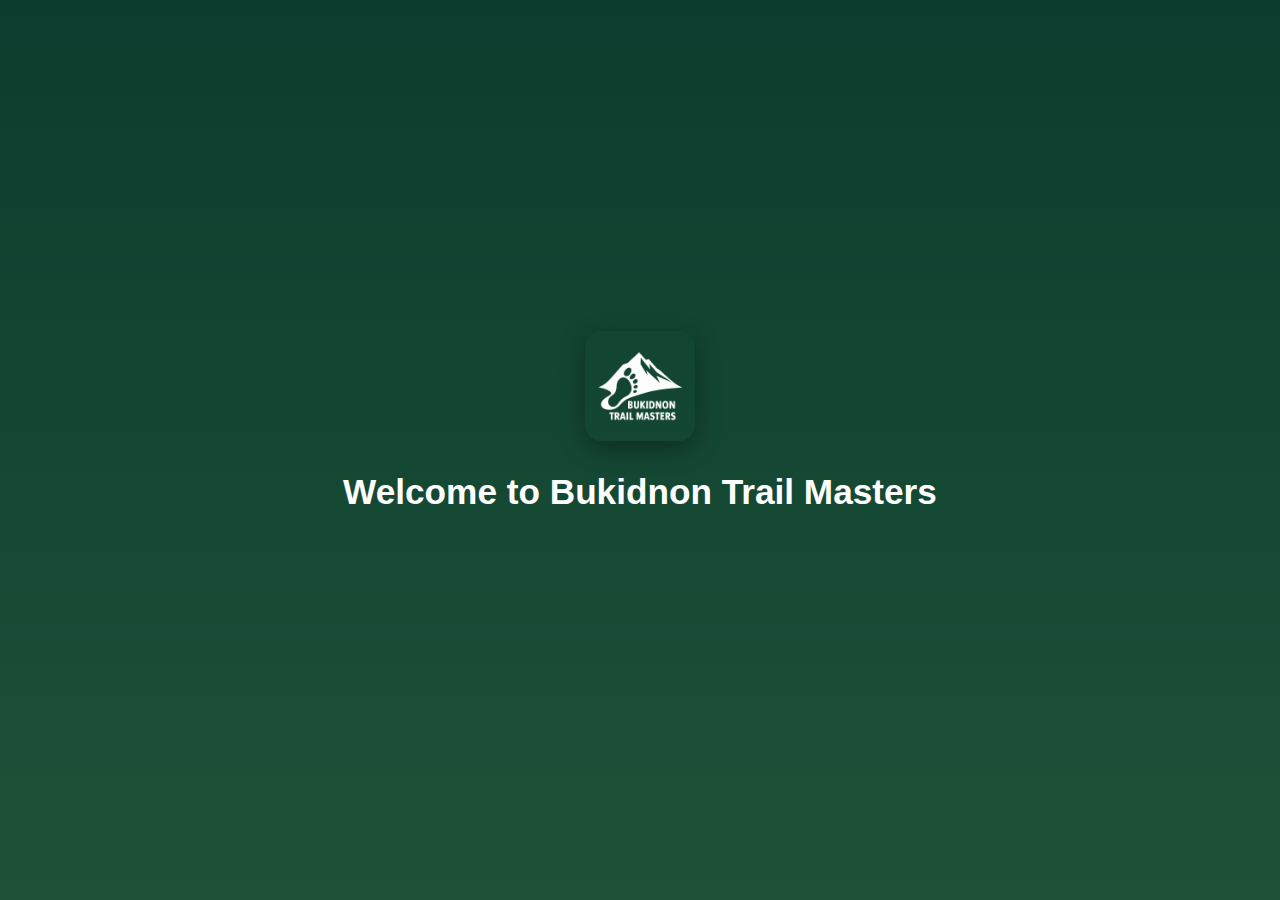
<file: index.html>
<!DOCTYPE html>
<html lang="en">
<head>
  <meta charset="utf-8">
  <meta name="viewport" content="width=device-width, initial-scale=1">
  <title>Get Started — Bukidnon Trail Masters</title>
  <link rel="stylesheet" href="style.css">
<script src="animations.js"></script>
  <style>
    /* ===============================
       THEME COLORS
    =============================== */
    :root {
      --green-900: #072617;
      --green-800: #0b3d2e;
      --green-700: #1e5238;
      --accent: #81c784;
      --muted: #cfe8d3;
      --text-on-green: #ffffff;
    }

    /* ===============================
       BASIC PAGE LAYOUT
    =============================== */
    body {
      display: flex;
      align-items: center;
      justify-content: center;
      min-height: 100vh;
      margin: 0;
      font-family: Segoe UI, Arial, sans-serif;
      background: linear-gradient(180deg, var(--green-800), var(--green-700));
      color: var(--text-on-green);
    }

    .intro {
      text-align: center;
      padding: 36px;
      max-width: 820px;
    }

    .intro img {
      width: 110px;
      height: 110px;
      border-radius: 16px;
      object-fit: cover;
      margin-bottom: 18px;
      box-shadow: 0 8px 24px rgba(0, 0, 0, 0.35);
    }

    h1 {
      font-size: 2.2rem;
      margin: 0 0 8px;
    }

    p.lead {
      font-size: 1.05rem;
      color: var(--muted);
      margin: 0 0 20px;
    }

    .buttons {
      display: flex;
      justify-content: center;
      gap: 12px;
      margin-top: 18px;
    }

    .btn {
      background: linear-gradient(180deg, var(--accent), var(--green-700));
      color: var(--green-900);
      padding: 12px 22px;
      border-radius: 10px;
      text-decoration: none;
      font-weight: 700;
      box-shadow: 0 8px 20px rgba(0, 0, 0, 0.25);
    }

    .btn.secondary {
      background: transparent;
      border: 1px solid rgba(255, 255, 255, 0.12);
      color: var(--text-on-green);
    }

    .btn:focus,
    .btn.secondary:focus {
      outline: 3px solid rgba(129, 199, 132, 0.18);
      outline-offset: 4px;
    }

    /* ===============================
       ANIMATIONS
    =============================== */
    .fade-in {
      opacity: 0;
      transform: translateY(20px);
      transition: all 0.6s ease-out;
    }

    .fade-in.visible {
      opacity: 1;
      transform: translateY(0);
    }
  </style>
</head>

<body>

  <main class="intro">
    <img src="logo-btm.png" alt="Logo" class="fade-in">
    <h1 class="fade-in">Welcome to Bukidnon Trail Masters</h1>
    <p class="lead fade-in">Find trails, plan adventures, and discover outdoor routes near you. This short intro will help you get started.</p>

    <div class="buttons fade-in">
      <a class="btn" href="home.html">Get Started</a>
    </div>
  </main>

  <!-- JAVASCRIPT ANIMATION FILE -->
  <script src="animations.js"></script>
</body>
</html>
</file>
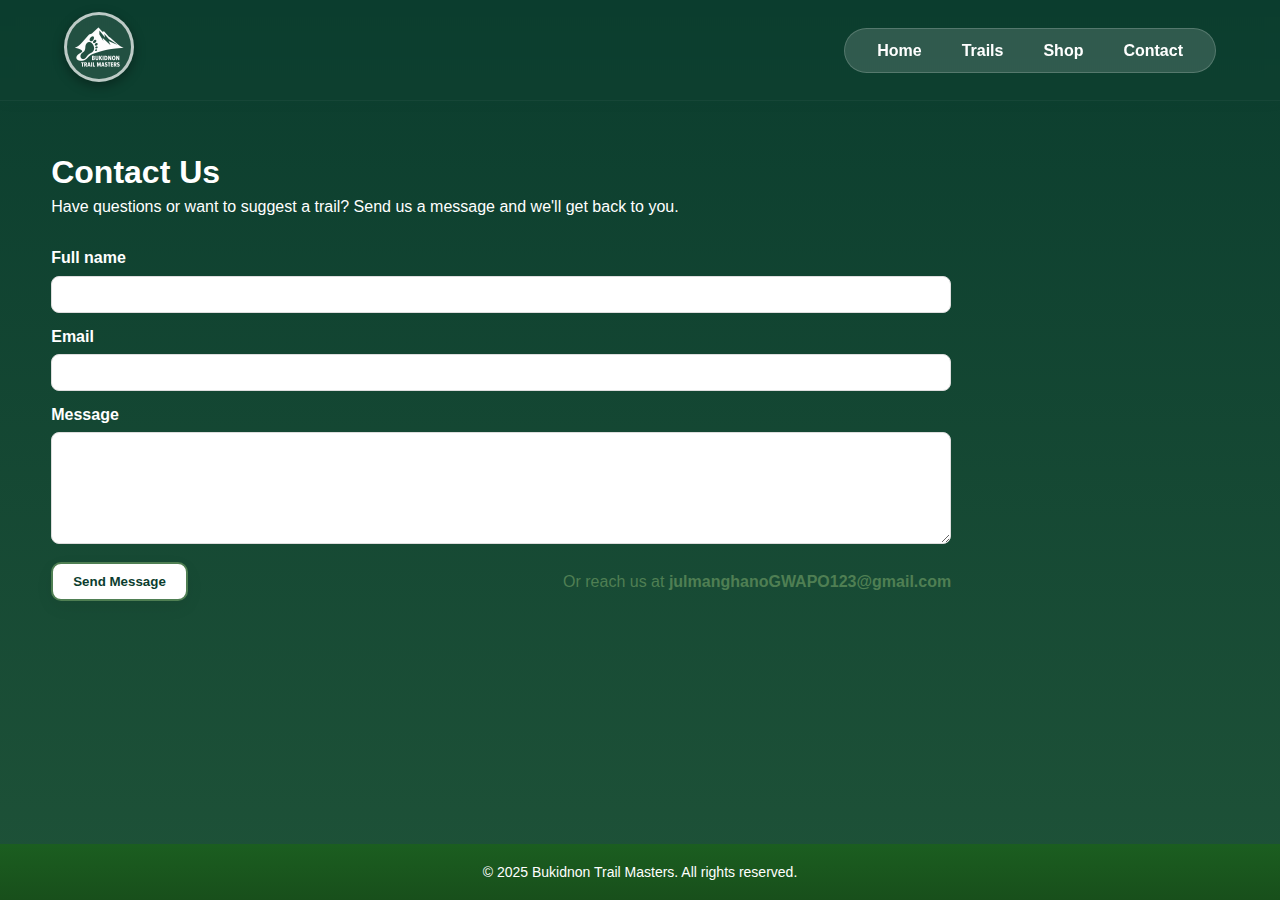
<file: contact.html>
<!DOCTYPE html>
<html lang="en">
<head>
  <meta charset="utf-8">
  <meta name="viewport" content="width=device-width, initial-scale=1">
  <title>Contact — Bukidnon Trail Masters</title>
  <link rel="stylesheet" href="style.css">
  <script src="animations.js"></script>
</head>
<style>
/* Base: nature green theme */
  :root {
    --green-900: #072617;
    --green-800: #0b3d2e;
    --green-700: #1e5238;
    --accent: #81c784;
  }
  body {
    margin: 0;
    font-family: 'Segoe UI', Arial, sans-serif;
    background: linear-gradient(180deg, var(--green-800) 0%, var(--green-700) 100%);
    color: #ffffff;
  }</style>

<body class="contact">

<!-- HEADER -->
<header class="header">
  <div class="header-container">  
    <div class="logo-left">
      <img src="logo-btm.png" alt="Bukidnon Trail Masters Logo">
    </div>

    <nav>
      <ul class="nav-container">
        <li><a href="index.html">Home</a></li>
        <li><a href="trails.html">Trails</a></li>
        <li><a href="shop.html">Shop</a></li>
        <li><a href="contact.html">Contact</a></li>
      </ul>
    </nav>

    

  </div>
</header>
<main class="container" style="padding: clamp(40px,6vw,80px) 0;">
  <h1>Contact Us</h1>
  <p class="lead" style="max-width:800px;">Have questions or want to suggest a trail? Send us a message and we'll get back to you.</p>

  <section style="margin-top:28px; max-width:900px;">
    <form id="contactForm" action="#" method="post" style="display:grid; gap:12px;">
      <label>
        <span style="display:block; font-weight:600; margin-bottom:6px;">Full name</span>
        <input type="text" name="name" required style="width:100%; padding:10px; border-radius:8px; border:1px solid #ddd;">
      </label>

      <label>
        <span style="display:block; font-weight:600; margin-bottom:6px;">Email</span>
        <input type="email" name="email" required style="width:100%; padding:10px; border-radius:8px; border:1px solid #ddd;">
      </label>

      <label>
        <span style="display:block; font-weight:600; margin-bottom:6px;">Message</span>
        <textarea name="message" rows="6" required style="width:100%; padding:10px; border-radius:8px; border:1px solid #ddd;"></textarea>
      </label>

      <div style="display:flex; gap:12px; align-items:center;">
        <button type="submit" class="btn-secondary" style="margin-right:auto;">Send Message</button>
        <p style="margin:0; color:var(--muted);">Or reach us at <strong>julmanghanoGWAPO123@gmail.com</strong></p>
      </div>
    </form>
  </section>

</main>

<footer>
  <div class="container">
    <p>&copy; 2025 Bukidnon Trail Masters. All rights reserved.</p>
  </div>
</footer>

<script>
// simple demo to show a submission message (no backend)
document.getElementById('contactForm').addEventListener('submit', function(e) {
  e.preventDefault();
  alert('Thanks — your message has been recorded (demo).');
  this.reset();
});
</script>

</body>
</html>
</file>
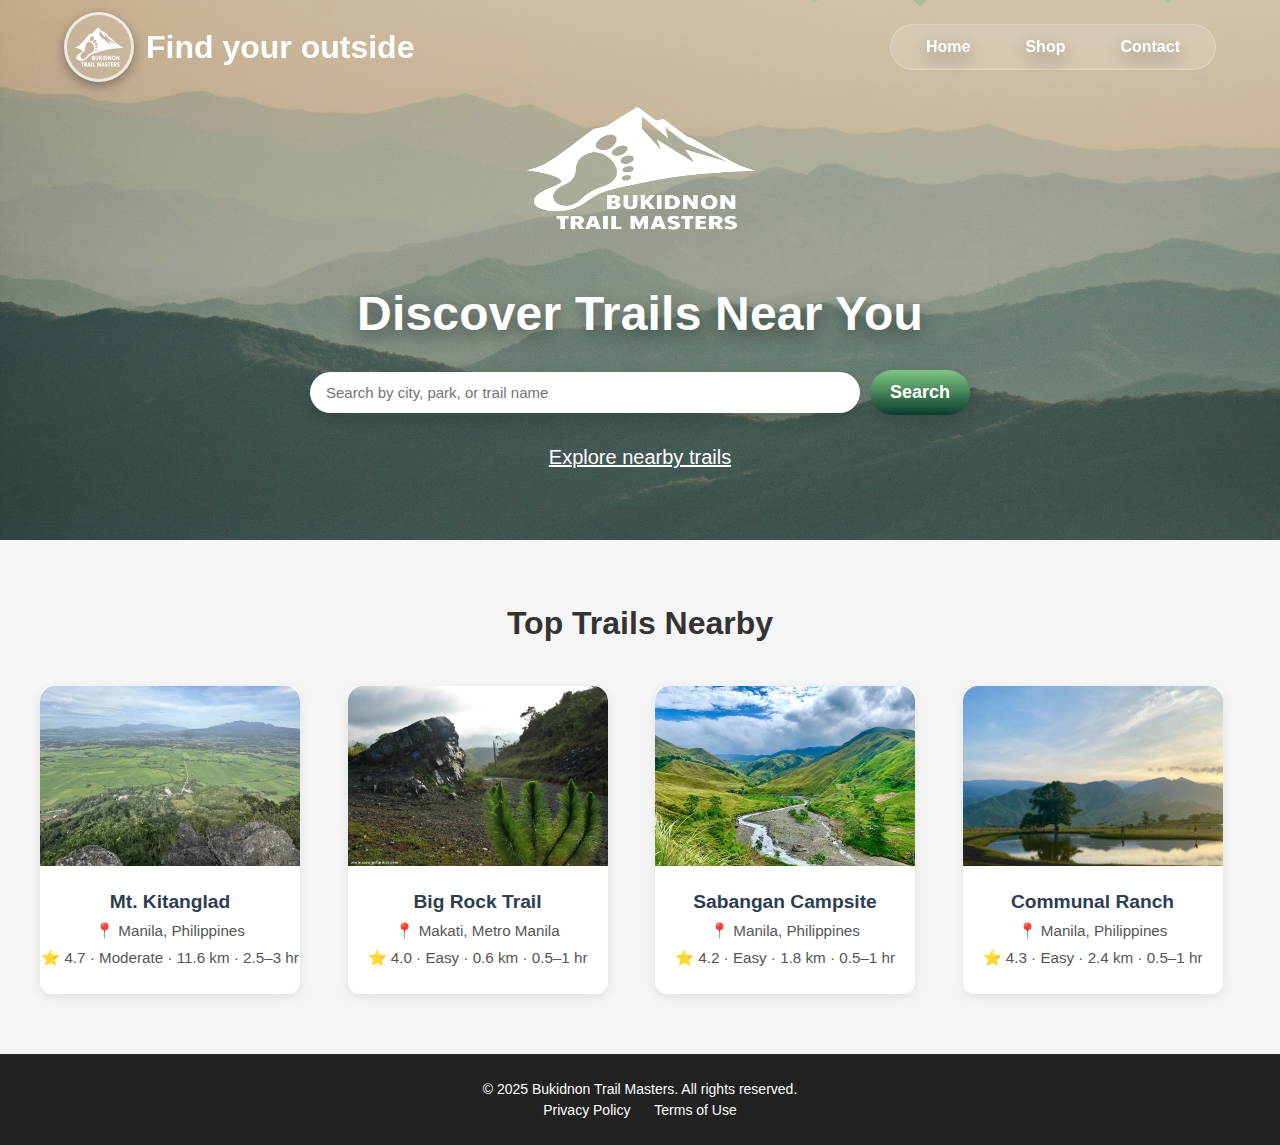
<file: home.html>
<!DOCTYPE html>
<html lang="en">
<head>
  <meta charset="UTF-8">
  <meta name="viewport" content="width=device-width, initial-scale=1.0">
  <title>Bukidnon Trail Masters</title>
  <link rel="stylesheet" href="style.css">
  <script src="animations.js"></script>
</head>
<style>
  /* Base: nature green theme */
  :root {
    --green-900: #072617;
    --green-800: #0b3d2e;
    --green-700: #1e5238;
    --accent: #81c784;
  }
  body {
    margin: 0;
    font-family: 'Segoe UI', Arial, sans-serif;
    background: linear-gradient(180deg, var(--green-800) 0%, var(--green-700) 100%);
    color: #ffffff;
  }
  /* NAVIGATION OBLONG GLASS BACKGROUND */
.nav-container {
    background: rgba(255, 255, 255, 0.15);
    backdrop-filter: blur(8px);
    -webkit-backdrop-filter: blur(8px);
    padding: 10px 25px;
    border-radius: 40px;          /* Oblong shape */
    border: 1px solid rgba(255,255,255,0.25);
    display: flex;
    gap: 35px;
}
/* Align the nav on the right */
header {
    display: flex;
    justify-content: space-between;
    align-items: center;
    padding: 20px 60px;
    position: fixed;
    width: 100%;
    z-index: 1000;
    background: transparent !important;
}

header nav ul {
    display: flex;
    align-items: center;
    gap: 30px;
}

header nav ul li a {
    color: white !important;
    font-weight: 600;
}

/* Left circular profile-style logo */
.logo-left {
    display: flex;
    align-items: center;
    gap: 12px;
}

.logo-left img {
    width: 70px;
    height: 70px;
    border-radius: 50%;
    object-fit: cover;
    border: 3px solid rgba(255, 255, 255, 0.7);
    box-shadow: 0 4px 12px rgba(0, 0, 0, 0.35);
    background: #ffffff18;
    backdrop-filter: blur(4px);
}




</style>
<body class="home">

<!-- HEADER -->
<header class="header">
  <div class="header-container">  
    <div class="logo-left">
    <img src="logo-btm.png" alt="Bukidnon Trail Masters Logo">
    <h1>Find your outside</h1>
</div>

    <nav>
    <ul class="nav-container">
        <li><a href="index.html">Home</a></li>
        <li><a href="shop.html">Shop</a></li>
        <li><a href="contact.html">Contact</a></li>
    </ul>
</nav>

  </div>
</header>

<!-- HERO SECTION -->
<section class="hero">
  <div class="hero-content">
    <img src="logo-btm.png" class="hero-logo" alt="Bukidnon Trail Masters">

    <h1>Discover Trails Near You</h1>

    <!-- SEARCH BAR -->
    <div class="search-box">
      <input type="text" placeholder="Search by city, park, or trail name">
      <button>Search</button>
    </div>

    <a href="trails.html" class="explore-link">Explore nearby trails</a>
  </div>
</section>
<!-- TOP TRAILS NEARBY -->
<section class="top-trails">
  <h2>Top Trails Nearby</h2>
  <div class="trail-cards">

    <!-- Trail 1 -->
    <div class="trail-card">
      <img src="image1.jpg" alt="Mt. Kitanglad Trail">
      <h3>Mt. Kitanglad</h3>
      <p>📍 Manila, Philippines</p>
      <p>⭐ 4.7 · Moderate · 11.6 km · 2.5–3 hr</p>
    </div>

    <!-- Trail 2 -->
    <div class="trail-card">
      <img src="image2.jpg" alt="Big Rock Trail">
      <h3>Big Rock Trail</h3>
      <p>📍 Makati, Metro Manila</p>
      <p>⭐ 4.0 · Easy · 0.6 km · 0.5–1 hr</p>
    </div>

    <!-- Trail 3 -->
    <div class="trail-card">
      <img src="image3.jpg" alt="Sabangan Campsite">
      <h3>Sabangan Campsite</h3>
      <p>📍 Manila, Philippines</p>
      <p>⭐ 4.2 · Easy · 1.8 km · 0.5–1 hr</p>
    </div>

    <!-- Trail 4 -->
    <div class="trail-card">
      <img src="image4.webp" alt="Communal Ranch Trail">
      <h3>Communal Ranch</h3>
      <p>📍 Manila, Philippines</p>
      <p>⭐ 4.3 · Easy · 2.4 km · 0.5–1 hr</p>
    </div>


  </div>
</section>
<!-- FOOTER -->
<footer class="footer">
  <div class="footer-container">
    <p>&copy; 2025 Bukidnon Trail Masters. All rights reserved.</p>
    <nav class="footer-nav">
      <a href="privacy.html">Privacy Policy</a>
      <a href="terms.html">Terms of Use</a>
    </nav>
  </div>
</footer>

</body>
</html>
</file>
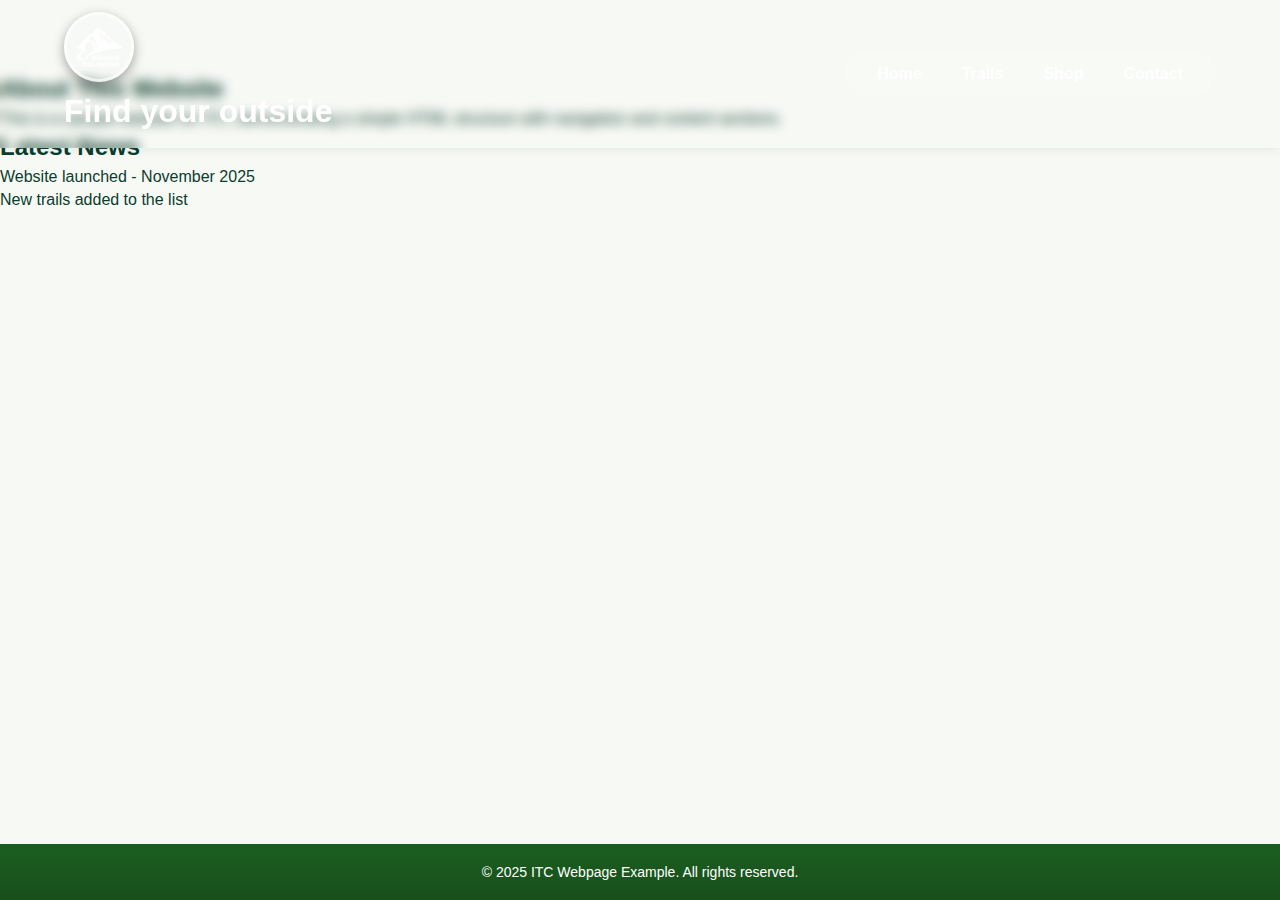
<file: new.html>
<!DOCTYPE html>
<html lang="en">
<head>
    <meta charset="UTF-8">
    <meta name="viewport" content="width=device-width, initial-scale=1.0">
    <title>ITC Webpage Example</title>
    <link rel="stylesheet" href="style.css">
</head>
<body>
<!-- HEADER -->
<header class="header">
  <div class="header-container">  
    <div class="logo-left">
    <img src="logo-btm.png" alt="Bukidnon Trail Masters Logo">
    <h1>Find your outside</h1>
</div>

    <nav>
    <ul class="nav-container">
        <li><a href="index.html">Home</a></li>
        <li><a href="trails.html">Trails</a></li>
        <li><a href="shop.html">Shop</a></li>
        <li><a href="contact.html">Contact</a></li>
    </ul>
</nav>

  </div>
</header>
    <main>
        <section>
            <h2>About This Website</h2>
            <p>This is a sample website for ITC, demonstrating a simple HTML structure with navigation and content sections.</p>
        </section>
        <section>
            <h2>Latest News</h2>
            <ul>
                <li>Website launched - November 2025</li>
                <li>New trails added to the list</li>
            </ul>
        </section>
    </main>
    <footer>
        <p>&copy; 2025 ITC Webpage Example. All rights reserved.</p>
    </footer>
</body>
</html>
</file>
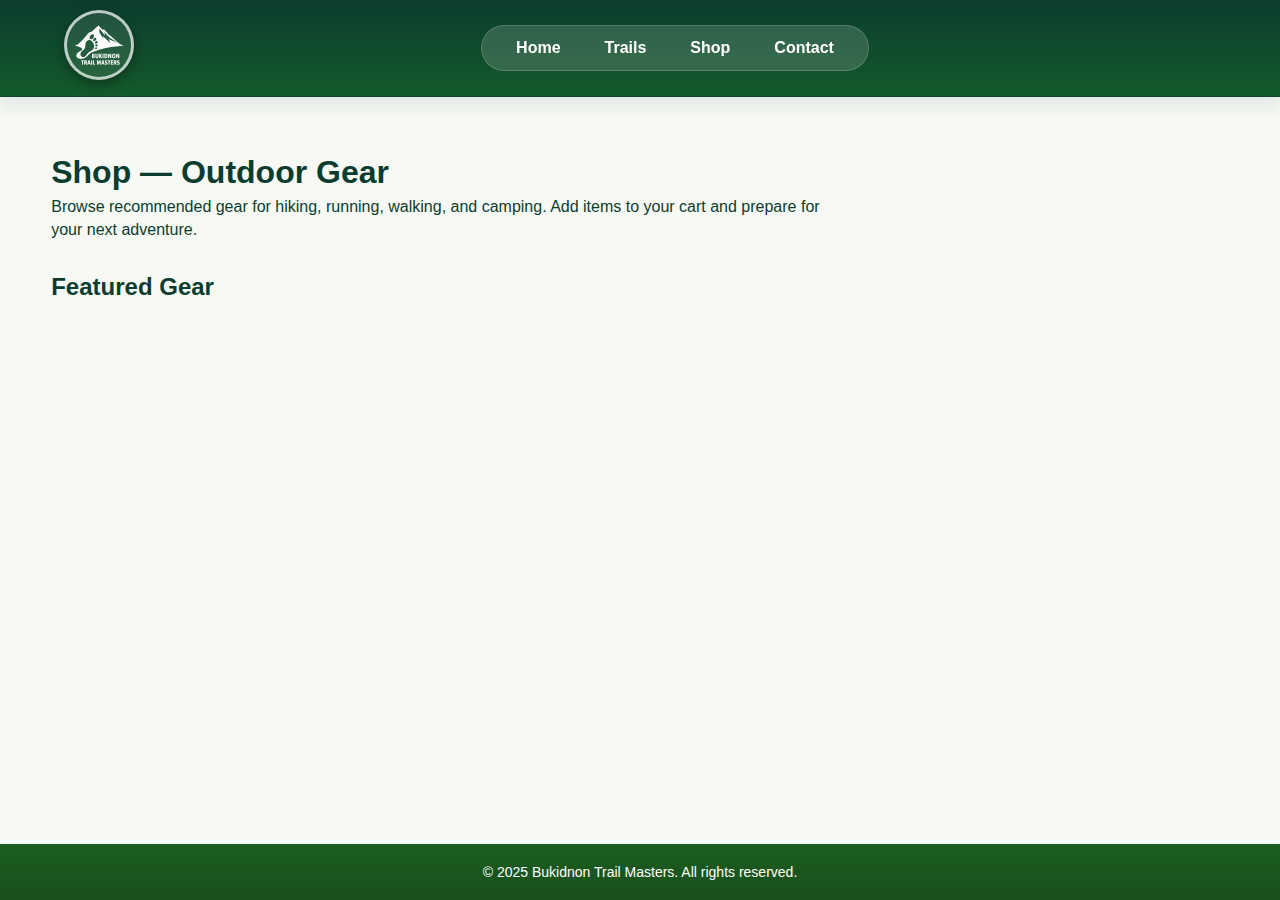
<file: shop.html>
<!DOCTYPE html>
<html lang="en">
<head>
  <meta charset="utf-8">
  <meta name="viewport" content="width=device-width, initial-scale=1">
  <title>Shop — Bukidnon Trail Masters</title>
  <link rel="stylesheet" href="style.css">
  <script src="animations.js"></script>
</head>
<body class="shop">

<!-- HEADER -->
<header class="header">
  <div class="header-container">  
    <div class="logo-left">
      <img src="logo-btm.png" alt="Bukidnon Trail Masters Logo">
    </div>

    <nav>
      <ul class="nav-container">
        <li><a href="index.html">Home</a></li>
        <li><a href="trails.html">Trails</a></li>
        <li><a href="shop.html">Shop</a></li>
        <li><a href="contact.html">Contact</a></li>
      </ul>
    </nav>

    <div class="header-actions">
      </button>
    </div>
  </div>
</header>

<main class="container" style="padding: clamp(40px,6vw,80px) 0;">
  <h1>Shop — Outdoor Gear</h1>
  <p class="lead" style="max-width:800px;">Browse recommended gear for hiking, running, walking, and camping. Add items to your cart and prepare for your next adventure.</p>

  <section style="margin-top:28px;">
    <h2>Featured Gear</h2>
    <div style="display:grid; grid-template-columns:repeat(auto-fit,minmax(220px,1fr)); gap:18px; margin-top:12px;">
      
      <!-- Hiking Boots -->
      <article class="card">
        <img src="hiking-boots.webp" alt="Hiking Boots">
        <h3>Hiking Boots</h3>
        <p class="muted">Durable, waterproof boots for rough terrain.</p>
        <p><strong>Price:</strong> ₱2,500</p>
        <a href="https://shopee.ph/" target="_blank" class="btn-secondary">Buy on Shopee</a>
      </article>

      <!-- Daypack -->
      <article class="card">
        <img src="daypack.jpg" alt="Daypack">
        <h3>Daypack</h3>
        <p class="muted">Comfortable 20L daypack with hydration sleeve.</p>
        <p><strong>Price:</strong> ₱1,200</p>
        <a href="https://shopee.ph/" target="_blank" class="btn-secondary">Buy on Shopee</a>
      </article>

      <!-- Tent -->
      <article class="card">
        <img src="tent.jpg" alt="Tent">
        <h3>Lightweight Tent</h3>
        <p class="muted">2-person tent with quick setup.</p>
        <p><strong>Price:</strong> ₱4,800</p>
        <a href="https://shopee.ph/" target="_blank" class="btn-secondary">Buy on Shopee</a>
      </article>

    </div>
</main>

<footer>
  <div class="container">
    <p>&copy; 2025 Bukidnon Trail Masters. All rights reserved.</p>
  </div>
</footer>

</body>
</html>
</file>
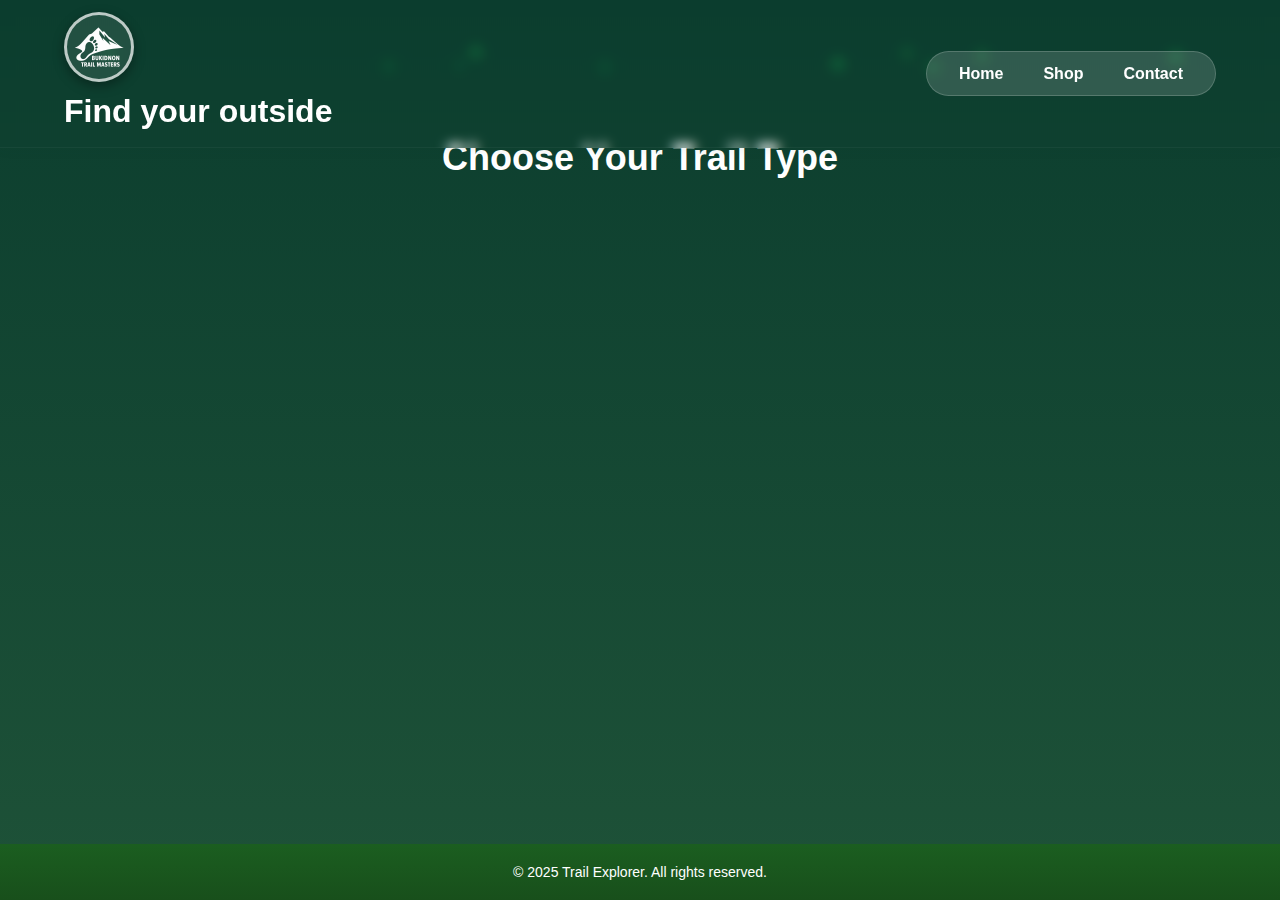
<file: trails.html>
<!DOCTYPE html>
<html lang="en">
<head>
  <meta charset="UTF-8">
  <meta name="viewport" content="width=device-width, initial-scale=1.0">
  <title>Choose Trail Type</title>
  <link rel="stylesheet" href="style.css">
  <script src="animations.js"></script>

  <style>
    /* Base: nature green theme */
  :root {
    --green-900: #072617;
    --green-800: #0b3d2e;
    --green-700: #1e5238;
    --accent: #81c784;
  }
  body {
    margin: 0;
    font-family: 'Segoe UI', Arial, sans-serif;
    background: linear-gradient(180deg, var(--green-800) 0%, var(--green-700) 100%);
    color: #ffffff;
  }
/* Fix header to match the other pages */
header {
    display: flex;
    justify-content: space-between;
    align-items: center;
    padding: 20px 60px;
    position: fixed;
    width: 100%;
    z-index: 1000;

    /* Restored green translucent header (same as other pages) */
    background: rgba(11,61,46,0.58);
    box-shadow: 0 2px 10px rgba(11,61,46,0.08);
    backdrop-filter: blur(6px);
    -webkit-backdrop-filter: blur(6px);
    border-bottom: 1px solid rgba(255,255,255,0.04);
}


    /* Dropdown container */
    .difficulty-dropdown {
      position: relative;
      width: 100%;
      margin-top: 12px;
      text-align: center;
    }

    /* Main difficulty button */
    .difficulty-toggle {
      background: var(--card-bg);
      border: 2px solid var(--green-500);
      color: var(--green-600);
      padding: 10px 20px;
      border-radius: 10px;
      font-weight: 700;
      cursor: pointer;
      width: 80%;
      text-align: center;
    }

    .difficulty-toggle:hover {
      background: var(--green-500);
      color: white;
    }

    /* Hidden panel for options */
    .difficulty-options {
      display: none;
      flex-direction: column;
      gap: 10px;
      margin-top: 10px;
      animation: fadeIn 0.25s ease-out;
    }

    /* Show class */
    .dropdown-show {
      display: flex !important;
    }

    @keyframes fadeIn {
      from { opacity: 0; transform: translateY(-5px); }
      to { opacity: 1; transform: translateY(0); }
    }
  </style>
</head>

<body class="trails">

<!-- HEADER -->
<header class="header">
  <div class="header-container">  
    <div class="logo-left">
      <img src="logo-btm.png" alt="Bukidnon Trail Masters Logo">
      <h1>Find your outside</h1>
    </div>

    <nav>
      <ul class="nav-container">
        <li><a href="index.html">Home</a></li>
        <li><a href="shop.html">Shop</a></li>
        <li><a href="contact.html">Contact</a></li>
      </ul>
    </nav>

  </div>
</header>

<!-- Trail Selection Section -->
<section class="categories">
  <h2>Choose Your Trail Type</h2>
  <div class="category-cards">

    <!-- RUNNING -->
    <div class="card" data-category="Running">
      <img src="running.jpg" alt="Running on mountain trail">
      <h3>Running</h3>
      <p>Find the best running trails in your area.</p>

      <!-- DROPDOWN -->
      <div class="difficulty-dropdown">
        <button class="difficulty-toggle">Difficulty ▼</button>

        <div class="difficulty-options">
          <a href="trails-list.html?category=Running&difficulty=easy" class="btn-secondary">Beginner</a>
          <a href="trails-list.html?category=Running&difficulty=intermediate" class="btn-secondary">Intermediate</a>
          <a href="trails-list.html?category=Running&difficulty=extreme" class="btn-secondary">Extreme</a>
        </div>
      </div>
    </div>

    <!-- HIKING -->
    <div class="card" data-category="Hiking">
      <img src="hiking.jpg" alt="People hiking a mountain trail">
      <h3>Hiking</h3>
      <p>Discover scenic hiking routes for all skill levels.</p>

      <div class="difficulty-dropdown">
        <button class="difficulty-toggle">Difficulty ▼</button>

        <div class="difficulty-options">
          <a href="trails-list.html?category=Hiking&difficulty=easy" class="btn-secondary">Beginner</a>
          <a href="trails-list.html?category=Hiking&difficulty=intermediate" class="btn-secondary">Intermediate</a>
          <a href="trails-list.html?category=Hiking&difficulty=extreme" class="btn-secondary">Extreme</a>
        </div>
      </div>
    </div>

    <!-- WALKING -->
    <div class="card" data-category="Walking">
      <img src="walking.jpg" alt="People walking on a green trail">
      <h3>Walking</h3>
      <p>Enjoy relaxing walking trails close to home.</p>

      <div class="difficulty-dropdown">
        <button class="difficulty-toggle">Difficulty ▼</button>

        <div class="difficulty-options">
          <a href="trails-list.html?category=Walking&difficulty=easy" class="btn-secondary">Beginner</a>
          <a href="trails-list.html?category=Walking&difficulty=intermediate" class="btn-secondary">Intermediate</a>
          <a href="trails-list.html?category=Walking&difficulty=extreme" class="btn-secondary">Extreme</a>
        </div>
      </div>
    </div>

    <!-- CAMPING -->
    <div class="card" data-category="Camping">
      <img src="camping.jpg" alt="Campers setting up a tent on a mountain top">
      <h3>Camping</h3>
      <p>Find the best camping spots and outdoor adventures.</p>

      <div class="difficulty-dropdown">
        <button class="difficulty-toggle">Difficulty ▼</button>

        <div class="difficulty-options">
          <a href="trails-list.html?category=Camping&difficulty=easy" class="btn-secondary">Beginner</a>
          <a href="trails-list.html?category=Camping&difficulty=intermediate" class="btn-secondary">Intermediate</a>
          <a href="trails-list.html?category=Camping&difficulty=extreme" class="btn-secondary">Extreme</a>
        </div>
      </div>
    </div>

  </div>
</section>

<!-- Footer -->
<footer>
  <p>&copy; 2025 Trail Explorer. All rights reserved.</p>
</footer>

<script>
  // Toggle dropdown for each card
  document.querySelectorAll(".difficulty-toggle").forEach((btn) => {
    btn.addEventListener("click", () => {
      const options = btn.nextElementSibling;
      options.classList.toggle("dropdown-show");
    });
  });
</script>

</body>
</html>
</file>
<file: style.css>
/* ===========================
   THEME VARIABLES
=========================== */
/* FORCE FOOTER TO STAY AT BOTTOM */

html, body {
  height: 100%;
}

body {
  display: flex;
  flex-direction: column;
}

footer {
  margin-top: auto !important;
}

:root{
  --bg:#F7F9F5;
  --text: #0B3D2E;
  --muted: #4F7F53;
  --header-height: 72px;
  --green-600: #0B3D2E;
  --green-500: #4F7F53;
  --green-300: #E6D8C3;
  --accent:#7A5E42;
  --card-bg:#ffffff;
  --shadow:  rgba(11, 61, 46, 0.15);
  --radius: 12px;
  --max-width: 1200px;
  --gap: 24px;
  --fluid-padding: 4vw;
}
/* RESET */
* {
  margin: 0;
  padding: 0;
  box-sizing: border-box;
}

body {
  font-family: Arial, sans-serif;
  background: #ffffff;
  color: #333;
}

/* HEADER — TRANSPARENT, FIXED, FLOATING ON TOP */
.header {
  position: fixed;
  top: 0;
  left: 0;
  right: 0;
  width: 100%;
  padding: 12px 0; /* reduce vertical padding for consistent header height */
  z-index: 1000;
  background: transparent;
}

.header-container {
  width: 90%;
  max-width: 1200px;
  margin: auto;
  display: flex;
  justify-content: space-between;
  align-items: center;
}

.header img {
  height: 150px;
}

/* NAVIGATION */
.header-nav a {
  color: rgb(0, 0, 0);
  text-decoration: none;
  margin-left: 25px;
  font-size: 18px;
  font-weight: 600;
}

.header-nav a:hover {
  opacity: 0.7;
}

/* HERO SECTION */
.hero {
  height: 500vh;
  background: url('hero-bg.jpg') center/cover no-repeat;
  display: flex;
  justify-content: center;
  align-items: center;
  text-align: center;
  position: relative;
}

.hero-content {
  color: white;
  width: 90%;
  max-width: 900px;
}

.hero-logo {
  width: 300px;
  margin-bottom: 300x;
}

.hero h1 {
  font-size: 100px;
  font-weight: 700;
  margin-bottom: 25px;
}

/* SEARCH BOX */
.search-box {
  display: flex;
  justify-content: center;
  align-items: center;
  border-radius: 50px;
  padding: 10px 20px;
  width: 80%;
  max-width: 700px;
  margin: 0 auto;
}

.search-box input {
  flex: 1;
  border: none;
  font-size: 18px;
  padding: 10px;
  outline: none;
}

.search-box button {
  background: #6BCB3D;
  border: none;
  color: rgb(19, 119, 31);
  padding: 12px 28px;
  border-radius: 40px;
  font-size: 18px;
  cursor: pointer;
}

.search-box button:hover {
  background: #266a09;
}

.explore-link {
  display: block;
  margin-top: 18px;
  color: white;
  font-size: 20px;
  text-decoration: underline;
}

/* TOP TRAILS SECTION */
.top-trails {
  padding: 60px 30px;
  background: #f5f5f5;
  text-align: center;
}

.top-trails h2 {
  font-size: 36px;
  margin-bottom: 40px;
}

.trail-cards {
  display: flex;
  justify-content: center;
  flex-wrap: wrap;
  gap: 25px;
}

.trail-card {
  background: white;
  width: 260px;
  padding-bottom: 20px;
  border-radius: 15px;
  box-shadow: 0 4px 10px rgba(0,0,0,0.1);
}

.trail-card img {
  width: 100%;
  height: 160px;
  object-fit: cover;
  border-top-left-radius: 15px;
  border-top-right-radius: 15px;
}

.trail-card h3 {
  margin-top: 10px;
  font-size: 18px;
  font-weight: 700;
}

/* FOOTER */
.footer {
  background: #222;
  color: white;
  padding: 25px;
  text-align: center;
}

.footer-nav a {
  color: white;
  margin: 0 10px;
  text-decoration: none;
}
.footer-nav a:hover {
  text-decoration: underline;
}

/* ===========================
   RESET / BASE
=========================== */
* { box-sizing: border-box; }
html,body { height:100%; }
body {
  margin:0;
  font-family: "Segoe UI", Roboto, Arial, sans-serif;
  background:var(--bg);
  color:var(--text);
  -webkit-font-smoothing:antialiased;
  -moz-osx-font-smoothing:grayscale;
  line-height:1.45;
  font-size:16px;
}

/* make room for fixed header so it doesn't overlap page content */
body {
  padding-top: var(--header-height);
}

/* Homepage overrides: let hero extend to the very top and remove green header */
body.home {
  padding-top: 0; /* allow hero to reach the top */
}

body.home header {
  background: transparent; /* remove translucent green */
  box-shadow: none;        /* remove shadow so hero shows through */
  backdrop-filter: none;
  -webkit-backdrop-filter: none;
  border-bottom: none;
}

/* Ensure header links stay readable over the hero image */
body.home .nav-container a,
body.home .header-nav a {
  color: #fff;
  text-shadow: 0 6px 18px rgba(0,0,0,0.45);
}

/* Trails page: ensure the 'Choose Your Trail Type' heading is white for contrast */
body.trails .categories h2 {
  color: #ffffff;
}

/* Difficulty page: make the heading and explanatory text white for contrast */
body.difficulty .categories h2,
body.difficulty .categories p {
  color: #ffffff;
}

/* Trails-list page: make the trail list title white for contrast */
body.trails-list #trailListTitle,
body.trails-list .categories h2 {
  color: #ffffff;
}

/* Shop-specific header polish: solid, clean, with improved spacing */
body.shop header {
  background: linear-gradient(180deg, var(--green-600), #145a2a);
  box-shadow: 0 6px 20px rgba(11,61,46,0.12);
  border-bottom: 1px solid rgba(255,255,255,0.04);
  backdrop-filter: blur(3px);
}

body.shop .header-container {
  height: var(--header-height);
  align-items: center;
}

/* Shop logo: match homepage circular logo (size, border, shadow) */
body.shop .logo-left img,
.logo-left img {
  width: 70px;
  height: 70px;
  border-radius: 50%;
  object-fit: cover;
  border: 3px solid rgba(255, 255, 255, 0.7);
  box-shadow: 0 4px 12px rgba(0, 0, 0, 0.35);
  background: #ffffff18;
  backdrop-filter: blur(4px);
}

/* Nav link style for shop page */
body.shop .nav-container a {
  color: #fff;
  padding: 8px 12px;
  border-radius: 8px;
}

body.shop .nav-container a:hover {
  background: rgba(255,255,255,0.06);
  transform: translateY(-2px);
}

/* utility */
.container {
  width: min(var(--max-width), calc(100% - 2*var(--fluid-padding)));
  margin: 0 auto;
  padding: 0 var(--fluid-padding);
}

/* links */
a { color:inherit; text-decoration:none; }
a:focus { outline: 3px solid color-mix(in srgb, var(--accent) 20%, transparent); outline-offset: 3px; }

/* ===========================
   HEADER / NAV
=========================== */
header {
  /* translucent green header so underlying page can be seen */
  background: rgba(11,61,46,0.58);
  color: #fff;
  box-shadow: 0 2px 10px rgba(11,61,46,0.08);
  backdrop-filter: blur(6px);
  -webkit-backdrop-filter: blur(6px);
  border-bottom: 1px solid rgba(255,255,255,0.04);
}

.container-header {
  display:flex;
  align-items:center;
  justify-content:space-between;
  gap:12px;
  height:72px;
  width: min(var(--max-width), calc(100% - 2*var(--fluid-padding)));
  margin:0 auto;
  padding: 0 var(--fluid-padding);
}

.header-logo {
  height:48px;
  width: 50px;;
  display:block;
  object-fit:contain;
}

.header-nav {
  display:flex;
  gap:18px;
  align-items:center;
}

.header-nav a {
  color:#fff;
  font-weight:600;
  padding:6px 10px;
  border-radius:8px;
  transition: background .18s, color .18s, transform .12s;
}

.header-nav a:hover,
.header-nav a:focus {
  background: rgba(255,255,255,0.06);
  transform: translateY(-1px);  
}

@media (max-width:640px){
  .container-header { height:64px; gap:8px; }
  .header-nav { gap:10px; font-size:15px; }
}

/* ===========================
   HERO
=========================== */
.hero {
  min-height: 60vh;
  display:flex;
  align-items:center;
  justify-content:center;
  text-align:center;
  position:relative;
  color:#fff;
  /* Restored original hero background (photo with dark overlay) */
  /* Subtle green-tinted overlay + fallback color so the photo reads clearer */
  background:
    linear-gradient(180deg, rgba(11,61,46,0.18), rgba(0,0,0,0.08)),
    url("hero.jpg") center/cover no-repeat;
  background-position: center center;
  background-size: cover;
  background-color: #0b3d2e; /* fallback if image missing */
  padding: clamp(40px, 7vw, 80px) 0;
}

.hero-content {
  position:relative;
  z-index:2;
  width: min(900px, 94%);
  margin-inline:auto;
}

.hero-logo {
  height:200px;
  margin-bottom:5px;
  display:inline-block;
}

.hero h1 {
  font-size: clamp(28px, 4.2vw, 48px);
  margin: 0 0 12px;
  letter-spacing: 0.2px;
  text-shadow: 0 6px 18px rgba(0,0,0,0.45);
  font-weight:700;
}

.hero p {
  font-size: clamp(15px, 1.6vw, 18px);
  margin-bottom:16px;
  text-shadow: 0 3px 8px rgba(0,0,0,0.35);
}

/* search */
.search-box {
  display:flex;
  gap:10px;
  justify-content:center;
  align-items:center;
  margin-top:12px;
  flex-wrap:wrap;
}

.search-box input[type="text"] {
  min-width: 240px;
  width: 420px;
  max-width: 85vw;
  padding:12px 16px;
  border-radius: 999px;
  border: none;
  box-shadow: 0 8px 20px rgba(0,0,0,0.18);
  font-size: 15px;
  outline: none;
}

.search-box button {
  padding:12px 20px;
  border-radius:999px;
  border:none;
  background: linear-gradient(180deg,var(--accent), var(--green-600));
  color:#fff;
  font-weight:700;
  cursor:pointer;
  box-shadow: 0 6px 18px rgba(0,0,0,0.18);
  transition: transform .12s, filter .12s;
}

.search-box button:hover { transform: translateY(-2px); filter:brightness(0.98); }

/* TOP TRAILS NEARBY SECTION */
.top-trails {
  padding: 60px 20px;
  background-color: #f5f5f5;
  text-align: center;
}

.top-trails h2 {
  font-size: 2rem;
  margin-bottom: 40px;
  color: #333;
}

.trail-cards {
  display: grid;
  grid-template-columns: repeat(auto-fit, minmax(250px, 1fr));
  gap: 30px;
  max-width: 1200px;
  margin: 0 auto;
}

.trail-card {
  background-color: #fff;
  border-radius: 12px;
  box-shadow: 0 4px 12px rgba(0, 0, 0, 0.08);
  overflow: hidden;
  transition: transform 0.3s ease, box-shadow 0.3s ease;
}

.trail-card:hover {
  transform: translateY(-5px);
  box-shadow: 0 6px 16px rgba(0, 0, 0, 0.12);
}

.trail-card img {
  width: 100%;
  height: 180px;
  object-fit: cover;
}

.trail-card h3 {
  font-size: 1.2rem;
  margin: 15px 0 5px;
  color: #2c3e50;
}

.trail-card p {
  font-size: 0.95rem;
  color: #555;
  margin: 5px 0;
}

/* ===========================
   CATEGORIES / CARDS
=========================== */
.categories {
  padding: clamp(28px, 5vw, 60px) 0;
  background: transparent;
}

.categories h2 {
  font-size: clamp(22px, 3.2vw, 36px);
  color:var(--green-600);
  margin-bottom:8px;
  font-weight:700;
  text-align:center;
}

.categories p { color:var(--muted); margin-bottom:18px; text-align:center; }

.category-cards {
  display:grid;
  grid-template-columns: repeat(auto-fit, minmax(240px, 1fr));
  gap: var(--gap);
  align-items:start;
  margin-top: 14px;
}

.card {
  background: var(--card-bg);
  border-radius: var(--radius);
  overflow: hidden;
  box-shadow: 0 8px 22px var(--shadow);
  transition: transform .18s ease, box-shadow .18s ease;
  display:flex;
  flex-direction:column;
  min-height: 320px;
}

.card:hover { transform: translateY(-8px); box-shadow: 0 18px 40px rgba(0,0,0,0.14); }

.card img {
  width:100%;
  height: 180px;
  object-fit: cover;
  display:block;
}

.card > h3 {
  margin:14px 16px 6px;
  color:var(--green-600);
  font-size:18px;
}

.card > p {
  margin:0 16px 16px;
  color:var(--muted);
  flex:1 0 auto;
}

.card .card-action {
  padding: 12px 16px 18px;
  display:flex;
  justify-content:flex-end;
  gap:10px;
}

/* ===========================
   DIFFICULTY BUTTONS
=========================== */
.difficulty-buttons {
  display:flex;
  gap:18px;
  justify-content:center;
  align-items:center;
  flex-wrap:wrap;
  margin-top:18px;
}

.btn-secondary {
  display:inline-block;
  padding:10px 20px;
  border-radius:10px;
  background: var(--card-bg);
  border: 2px solid var(--green-500);
  color: var(--green-600);
  font-weight:700;
  cursor:pointer;
  box-shadow: 0 6px 18px rgba(0,0,0,0.06);
  transition: background .14s, color .14s, transform .12s;
}

.btn-secondary:hover,
.btn-secondary:focus {
  background: var(--green-500);
  color:#fff;
  transform: translateY(-3px);
}

/* ===========================
   TRAIL LIST (MODIFIED HERE)
=========================== */
.trail-list {
  display:grid;
  grid-template-columns: repeat(auto-fit, minmax(260px, 1fr));
  gap: var(--gap);
  margin-top: 24px;
}

.trail-item {
  background:var(--card-bg);
  border-radius: var(--radius);
  overflow:hidden;
  box-shadow: 0 10px 26px rgba(0,0,0,0.06);
  padding: 12px;
  transition: transform .16s, box-shadow .16s;
  display:flex;
  flex-direction:column;
  gap:10px;
}

/* ⭐ NEW IMAGE BOX */
.trail-img-container {
  width: 100%;
  height: 220px;
  overflow: hidden;
  border-radius: 12px;
}

/* ⭐ UPDATED IMAGE STYLE */
.trail-img {
  width:100%;
  height:100%;
  object-fit:cover;
  display:block;
}

/* trail text */
.trail-item h3 { margin:2px 0 4px; color:var(--green-600); font-size:18px; }
.trail-item p { margin:0; color:var(--muted); font-size:14px; }

.trail-meta { display:flex; gap:10px; color:var(--muted); font-size:13px; align-items:center; }

/* ===========================
   FOOTER
=========================== */
footer {
  background: linear-gradient(180deg,#1b5e20, #184f1b);
  color:#fff;
  padding:18px 0;
  margin-top:40px;
  text-align:center;
  font-size:14px;
}

/* ===========================
   SMALL SCREENS
=========================== */
@media (max-width:900px){
  .hero { min-height: 48vh; padding: clamp(28px, 6vw, 48px) 0; }
  .hero-logo { height:84px; }
  .card { min-height: auto; }
}

@media (max-width:640px){
  .container-header { flex-direction:row; gap:10px; padding: 0 16px; }
  .header-nav { gap:10px; font-size:15px; flex-wrap:wrap; justify-content:flex-end; }
  .hero h1 { font-size:22px; }
  .search-box input { width: 92vw; }
  .category-cards { gap:16px; grid-template-columns: repeat(1, 1fr); }
  .difficulty-buttons { gap:12px; flex-direction:column; align-items:stretch; }
  .btn-secondary { width:100%; text-align:center; }
  .trail-list { grid-template-columns: 1fr; gap:16px; }
}

/* ===========================
   Accessibility helpers
=========================== */
.sr-only {
  position:absolute !important;
  width:1px;height:1px;padding:0;margin:-1px;overflow:hidden;clip:rect(0 0 0 0);white-space:nowrap;border:0;
}
/* Trail card container */
.trail-item {
  width: 320px;          /* size of the box */
  background: #fff;
  border-radius: 12px;
  padding: 15px;
  box-shadow: 0 4px 12px rgba(0,0,0,0.15);
  text-align: center;
  margin: 20px auto;
}

/* Image container box */
.trail-img {
  width: 100%;
  height: 220px;        /* fixed height box */
  object-fit: cover;    /* THIS makes the image scale perfectly */
  border-radius: 10px;
}
/* ========== IMAGE LIGHTBOX ========== */
.lightbox {
  display: none;
  position: fixed;
  z-index: 9999;
  padding-top: 60px;
  left: 0;
  top: 0;
  width: 100%;
  height: 100%;
  background: rgba(0,0,0,0.85);
}

.lightbox-content {
  margin: auto;
  display: block;
  max-width: 90%;
  max-height: 85%;
  border-radius: 12px;
  box-shadow: 0 0 20px #000;
}

.lightbox-close {
  position: absolute;
  top: 20px;
  right: 35px;
  color: #fff;
  font-size: 45px;
  font-weight: bold;
  cursor: pointer;
}
/* Horizontal scrolling image gallery */
.trail-img-scroll {
  width: 100%;
  height: 200px;
  overflow-x: auto;
  overflow-y: hidden;
  display: flex;
  gap: 10px;
  scroll-snap-type: x mandatory;
  padding-bottom: 10px;
}

.trail-img-scroll img {
  height: 100%;
  width: auto;
  border-radius: 10px;
  object-fit: cover;
  scroll-snap-align: start;
}
/* ====== IMAGE CAROUSEL ====== */
.carousel-container {
  position: relative;
  width: 100%;
  height: 220px;
  overflow: hidden;
  border-radius: 12px;
}

.carousel-container img {
  width: 100%;
  height: 100%;
  object-fit: cover;
  cursor: pointer;
}

.carousel-btn {
  position: absolute;
  top: 50%;
  transform: translateY(-50%);
  background: rgba(0,0,0,0.45);
  color: white;
  border: none;
  font-size: 32px;
  padding: 6px 14px;
  cursor: pointer;
  border-radius: 6px;
}

.left-btn { left: 10px; }
.right-btn { right: 10px; }

.carousel-btn:hover {
  background: rgba(0,0,0,0.7);
}

/* ====== IMAGE POPUP ====== */
.modal {
  display: none;
  position: fixed;
  z-index: 9999;
  left: 0;
  top: 0;
  width: 100%;
  height: 100%;
  background: rgba(0,0,0,0.9);
}

.modal-content {
  display: block;
  margin: auto;
  max-width: 90%;
  max-height: 90%;
  margin-top: 5%;
  border-radius: 10px;
}

.close {
  position: absolute;
  top: 20px;
  right: 40px;
  color: white;
  font-size: 40px;
  cursor: pointer;
}
/* Bigger trail container */
.trail-item {
  width: 100%;
  max-width: 700px;
  margin: 0 auto 30px;
  padding: 20px;
  border-radius: 16px;
  background: #ffffff;
  box-shadow: 0 4px 14px rgba(0,0,0,0.12);
}

/* Larger image area */
.carousel-container {
  height: 300px !important; /* Increased from 220px */
  border-radius: 14px;
}

/* Description styling */
.description-box {
  margin: 12px 0 18px;
  padding: 12px;
  background: #f7f7f7;
  border-left: 4px solid #4CAF50;
  border-radius: 8px;
  font-size: 15px;
  line-height: 1.5;
  color: #333;
}
/* --- FIX IMAGE MODAL SIZE & ARROW POSITIONING --- */

.image-modal-content {
  position: relative;
  max-width: 90%;
  max-height: 85vh;
  display: flex;
  flex-direction: column;
  background: #ffffff;
  padding: 25px;
  border-radius: 12px;
  text-align: center;
}

/* Image container inside modal */
.modal-image-container {
  position: relative;
  width: 100%;
  height: 420px; /* <- bigger container */
  display: flex;
  align-items: center;
  justify-content: center;
  overflow: hidden;
}

/* The image itself */
#modalImage {
  max-width: 100%;
  max-height: 100%;
  object-fit: contain;
}

/* Arrows */
.modal-prev,
.modal-next {
  position: absolute;
  top: 50%;
  transform: translateY(-50%);
  font-size: 45px;
  font-weight: bold;
  color: white;
  background: rgba(0,0,0,0.5);
  padding: 12px 18px;
  border-radius: 50%;
  cursor: pointer;
  user-select: none;
  transition: 0.2s;
  z-index: 10;
}

.modal-prev:hover,
.modal-next:hover {
  background: rgba(0,0,0,0.8);
}

/* Left arrow */
.modal-prev {
  left: 15px;
}

/* Right arrow */
.modal-next {
  right: 15px;
}

/* Description area */
#modalDescription {
  margin-top: 18px;
  font-size: 16px;
  text-align: justify;
  line-height: 1.5;
}
/* --- REQUIRED MODAL WRAPPER (MISSING IN YOUR CSS) --- */

.image-modal {
  display: none;
  position: fixed;
  z-index: 99999;
  left: 0;
  top: 0;
  width: 100%;
  height: 100%;
  background: rgba(0,0,0,0.85);
  justify-content: center;
  align-items: center;
  padding: 20px;
}
/* ============================= */
/* SMALL CARD IMAGE CAROUSEL ONLY */
/* ============================= */
.trail-item .carousel-container {
  position: relative;
  width: 100%;
  height: 260px;
  overflow: hidden;
}

.trail-item .carousel-container .prev-btn,
.trail-item .carousel-container .next-btn {
  position: absolute;
  top: 50%;
  transform: translateY(-50%);
  width: 44px;
  height: 44px;
  border-radius: 50%;
  background: rgba(0,0,0,0.45);
  color: white;
  border: none;
  font-size: 24px;
  cursor: pointer;
  z-index: 10;
}

.trail-item .carousel-container .prev-btn { left: 10px; }
.trail-item .carousel-container .next-btn { right: 10px; }



/* ============================= */
/* POPUP (MODAL) CAROUSEL ARROWS */
/* ============================= */
.trail-modal .modal-prev,
.trail-modal .modal-next {
  position: absolute;
  top: 50%;
  transform: translateY(-50%);
  width: 55px;
  height: 55px;
  background: rgba(0,0,0,0.5);
  border-radius: 50%;
  border: none;
  font-size: 28px;
  color: #fff;
  cursor: pointer;
  z-index: 10000;
}

.trail-modal .modal-prev { left: 20px; }
.trail-modal .modal-next { right: 20px; }
/* ============================================
   FIXED POPUP STYLES (MATCH YOUR HTML)
   ============================================ */

.image-popup {
  display: none;                 /* Hidden until clicked */
  position: fixed;
  top: 0;
  left: 0;
  width: 100%;
  height: 100%;
  background: rgba(0,0,0,0.85);
  z-index: 99999;
  justify-content: center;
  align-items: center;
  padding: 20px;
}

.popup-img {
  max-width: 90%;
  max-height: 90%;
  border-radius: 12px;
  box-shadow: 0 0 30px rgba(0,0,0,0.4);
  object-fit: contain;
}

.popup-close {
  position: fixed;
  top: 25px;
  right: 35px;
  color: #fff;
  font-size: 48px;
  font-weight: bold;
  cursor: pointer;
  z-index: 100000;
  transition: 0.2s;
}

.popup-close:hover {
  color: #cccccc;
}
/* Small logo beside title */
.header-title {
  display: flex;
  align-items: center;
  gap: 10px;
}

.header-mini-logo {
  width: 40px;
  height: auto;
}

/* Shared nav pill (homepage look) */
.nav-container {
  background: rgba(255, 255, 255, 0.15);
  backdrop-filter: blur(8px);
  -webkit-backdrop-filter: blur(8px);
  padding: 10px 22px;
  border-radius: 40px;          /* Oblong shape */
  border: 1px solid rgba(255,255,255,0.18);
  display: flex;
  gap: 20px;
  align-items: center;
}

/* header nav list layout (shared) */
header nav ul {
  display: flex;
  align-items: center;
  gap: 18px;
  list-style: none;
  margin: 0;
  padding: 0;
}

header nav ul li a {
  color: inherit;
  font-weight: 600;
  text-decoration: none;
  padding: 6px 10px;
  border-radius: 8px;
}

/* Header actions (cart etc) */
.header-actions {
  display: flex;
  align-items: center;
  gap: 12px;
}

.cart-btn {
  display: inline-flex;
  align-items: center;
  justify-content: center;
  width: 44px;
  height: 44px;
  border-radius: 10px;
  background: rgba(255,255,255,0.06);
  border: 1px solid rgba(255,255,255,0.06);
  color: #fff;
  cursor: pointer;
}

.cart-btn svg { width: 20px; height: 20px; }

.cart-badge {
  position: relative;
  left: -14px;
  top: -22px;
  display:inline-flex;
  align-items:center;
  justify-content:center;
  min-width:18px;
  height:18px;
  padding:2px 4px;
  border-radius: 999px;
  background: #ff6b6b;
  color: #fff;
  font-size: 12px;
  font-weight:700;
}

/* Maintain older .header-nav utility for other pages */
.header-nav {
  display: flex;
  gap: 20px;
}

.fade-in {
  opacity: 0;
  transform: translateY(20px);
  transition: all 0.6s ease-out;
}

.fade-in.visible {
  opacity: 1;
  transform: translateY(0);
}

.float {
  display: inline-block;
}

.fade-in {
  opacity: 0;
  transform: translateY(20px);
  transition: 0.7s ease-out;
}

.fade-in.visible {
  opacity: 1;
  transform: translateY(0);
}

.ripple {
  position: absolute;
  border-radius: 50%;
  background: rgba(255,255,255,0.4);
  transform: scale(0);
  animation: ripple-effect 0.5s linear;
  pointer-events: none;
}

@keyframes ripple-effect {
  to {
    transform: scale(3);
    opacity: 0;
  }
}
/* =========================================================
   ★ WOW LEVEL B — ANIMATION STYLES
========================================================= */

/* ---- Fade-up & slide reveal ---- */
.reveal {
  opacity: 0;
  transform: translateY(30px);
  filter: blur(6px);
  transition: all 0.9s ease;
}

.reveal.visible {
  opacity: 1;
  transform: translateY(0);
  filter: blur(0);
}

/* ---- Stagger Reveal ---- */
.stagger-reveal {
  opacity: 0;
  transform: translateY(25px);
  animation: staggerIn 0.8s ease forwards;
}

@keyframes staggerIn {
  to {
    opacity: 1;
    transform: translateY(0);
  }
}

/* ---- Breathing Glow (logo) ---- */
.breathing {
  filter: drop-shadow(0 0 10px rgba(255,255,255,0.6));
  transform: scale(1.03);
  transition: all 0.8s ease;
}

/* ---- Leaf particle drift ---- */
.leaf {
  position: absolute;
  top: -30px;
  width: 14px;
  height: 14px;
  background: rgba(23, 179, 78, 0.35);
  border-radius: 3px;
  transform: rotate(45deg);
  pointer-events: none;
  animation: leafFall linear infinite;
}

@keyframes leafFall {
  to {
    transform: translateY(120vh) rotate(160deg);
    opacity: 0;
  }
}

/* ---- Button Ripple ---- */
.ripple {
  position: absolute;
  width: 160px;
  height: 160px;
  border-radius: 50%;
  background: rgba(255,255,255,0.4);
  transform: translate(-50%, -50%) scale(0);
  animation: rippleAnim 0.6s linear;
  pointer-events: none;
}

@keyframes rippleAnim {
  to {
    transform: translate(-50%, -50%) scale(2.6);
    opacity: 0;
  }
}
</file>
